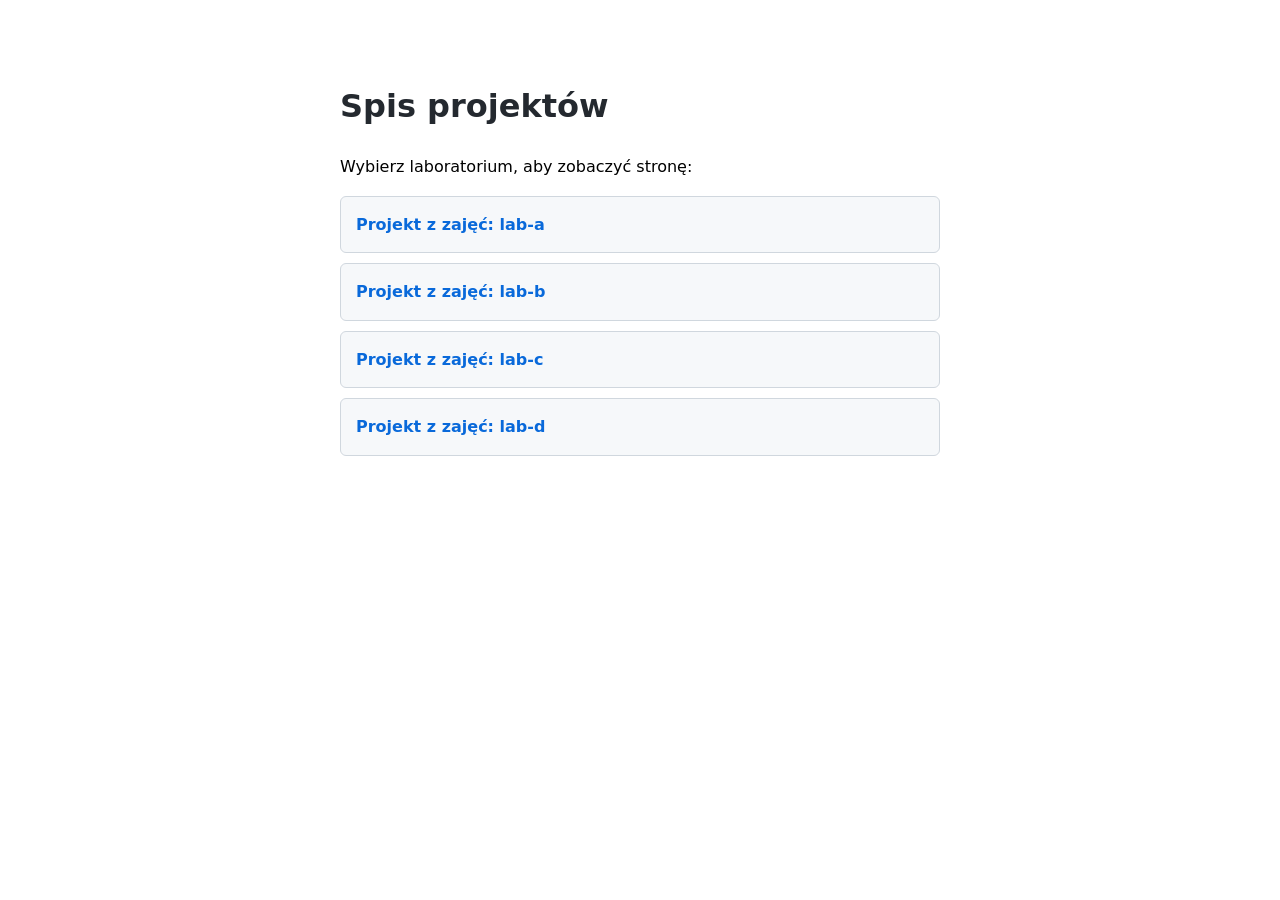
<file: index.html>
<!DOCTYPE html>
<html lang="pl">
<head>
    <meta charset="UTF-8">
    <meta name="viewport" content="width=device-width, initial-scale=1.0">
    <title>Projekty z zajęć</title>
    <style>
        body { font-family: system-ui, sans-serif; max-width: 600px; margin: 40px auto; padding: 20px; line-height: 1.6; }
        h1 { color: #24292f; }
        ul { list-style: none; padding: 0; }
        li { background: #f6f8fa; margin-bottom: 10px; padding: 15px; border-radius: 6px; border: 1px solid #d0d7de; }
        a { text-decoration: none; color: #0969da; font-weight: 600; display: block; }
        a:hover { text-decoration: underline; }
    </style>
</head>
<body>
    <h1>Spis projektów</h1>
    <p>Wybierz laboratorium, aby zobaczyć stronę:</p>
    <ul>
        <li><a href="lab-a/index.html">Projekt z zajęć: lab-a</a></li>
        <li><a href="lab-b/index.html">Projekt z zajęć: lab-b</a></li>
        <li><a href="lab-c/index.html">Projekt z zajęć: lab-c</a></li>
        <li><a href="lab-d">Projekt z zajęć: lab-d</a></li>
    </ul>
</body>
</html>
</file>
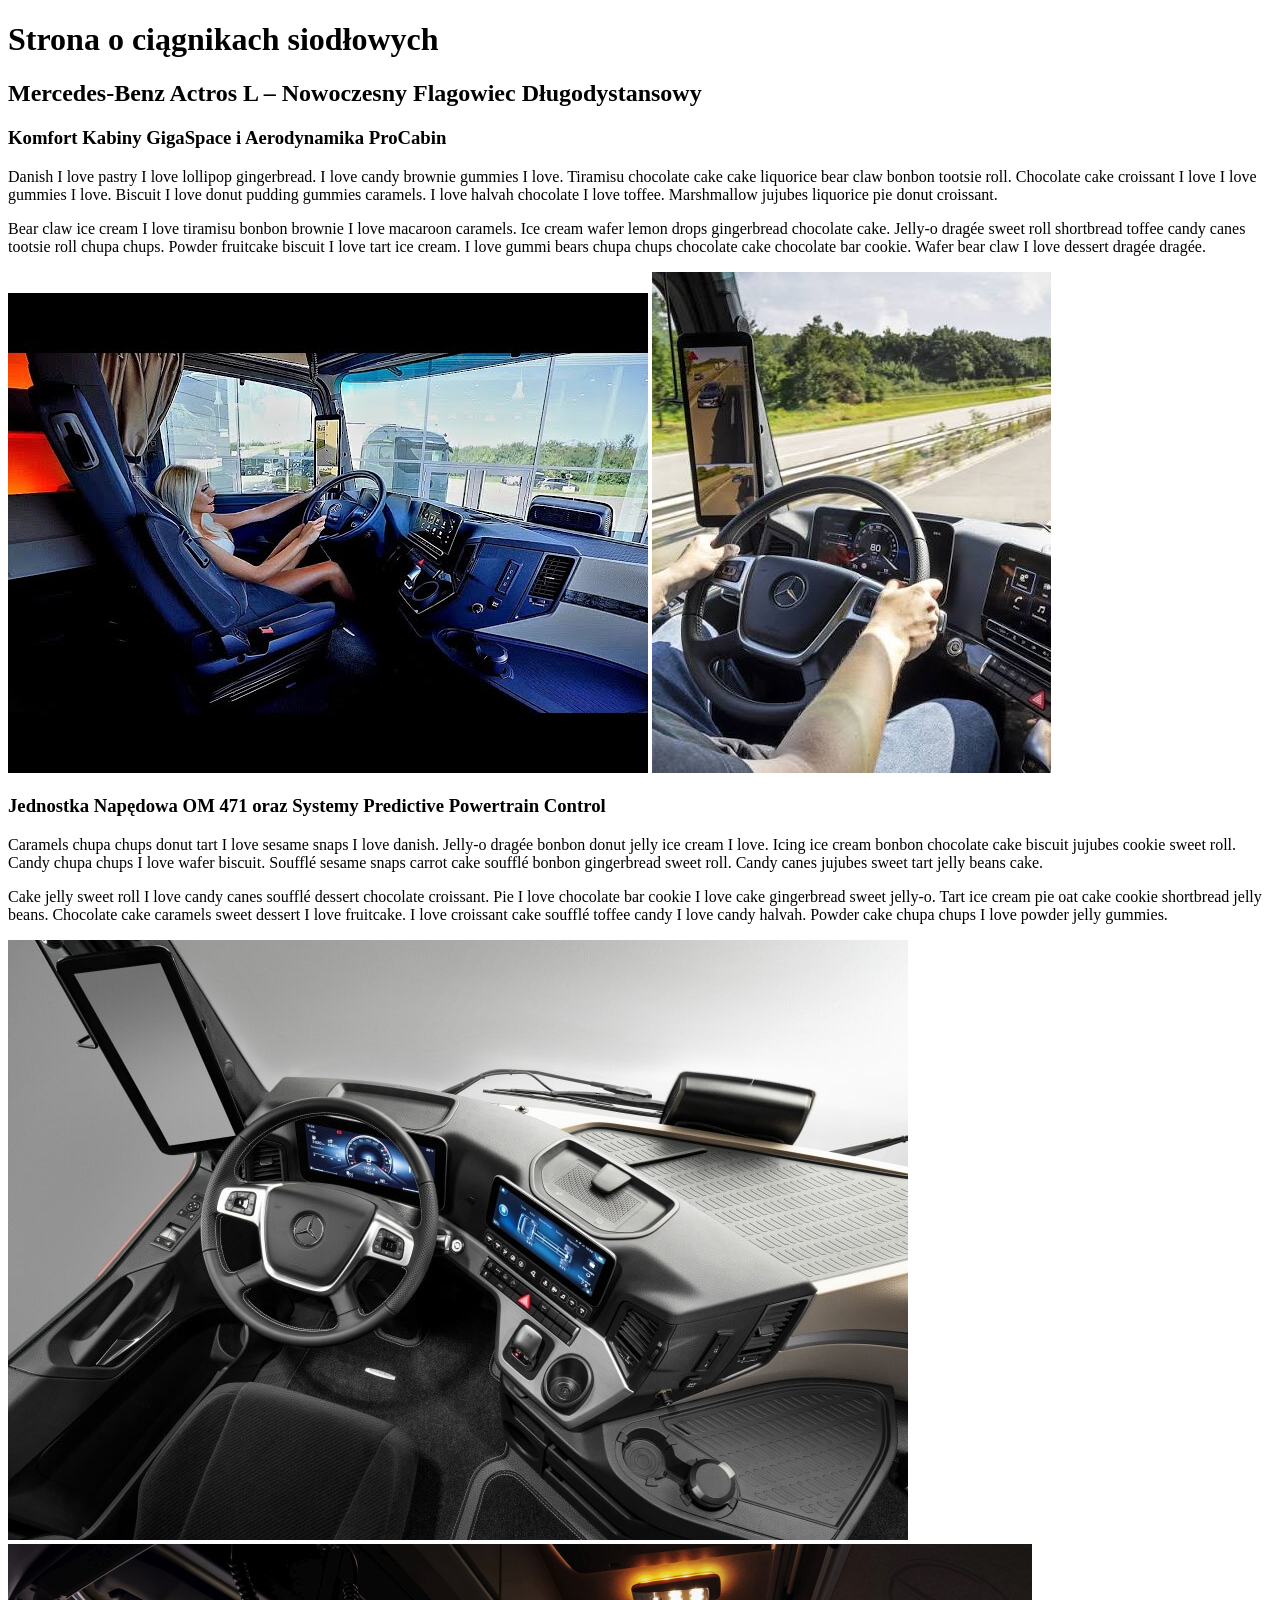
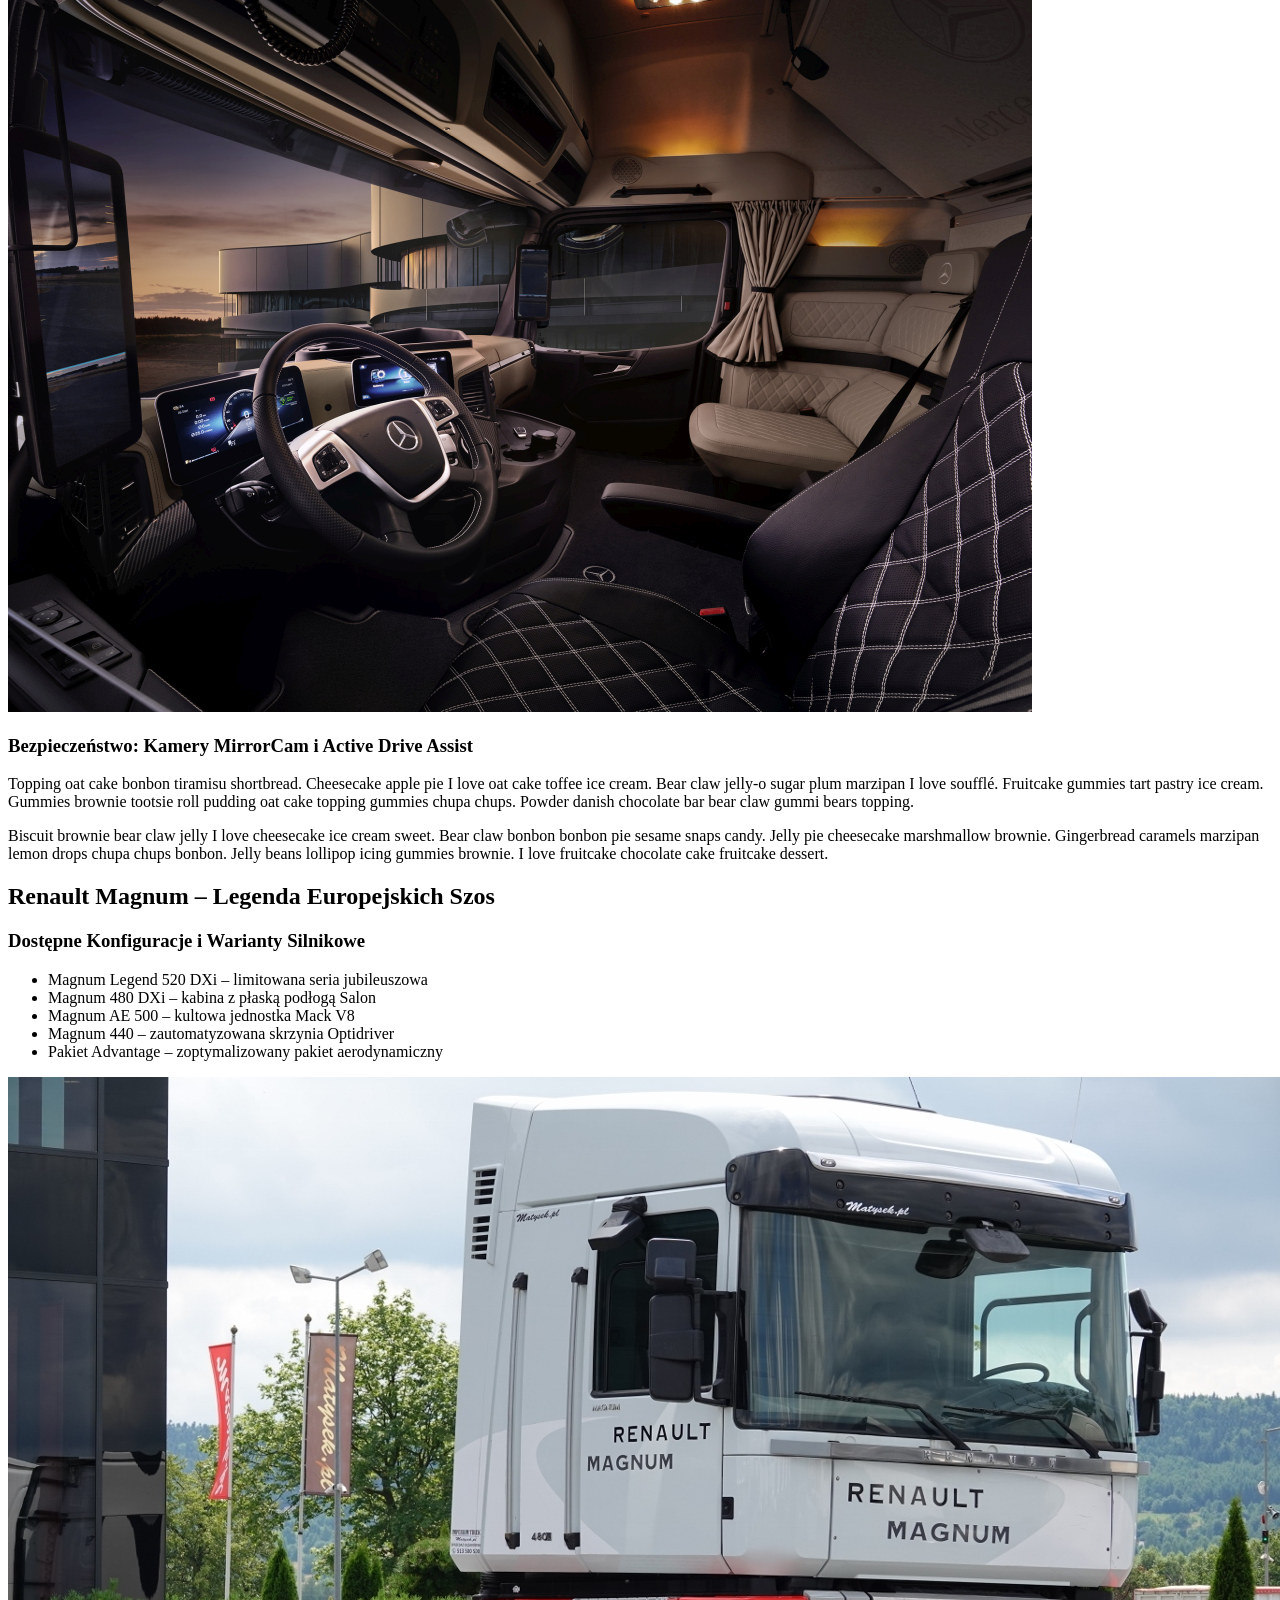
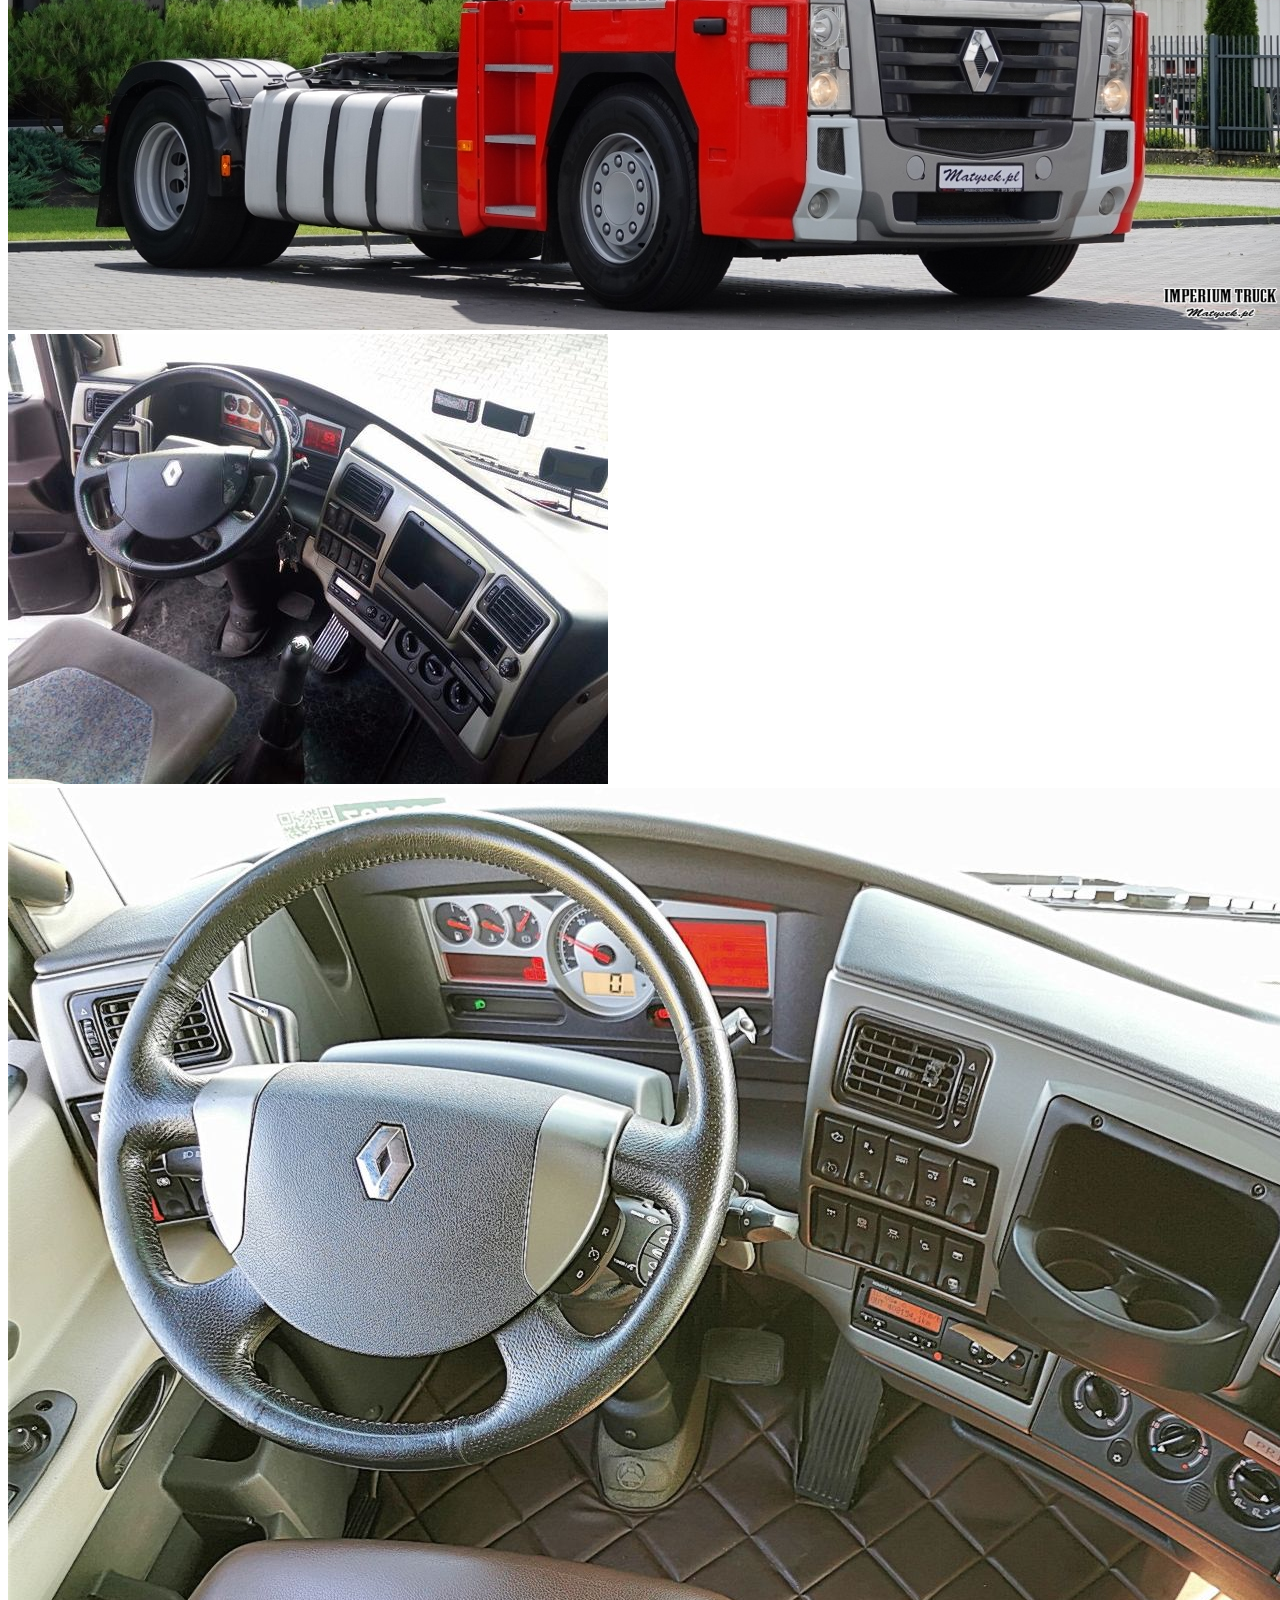
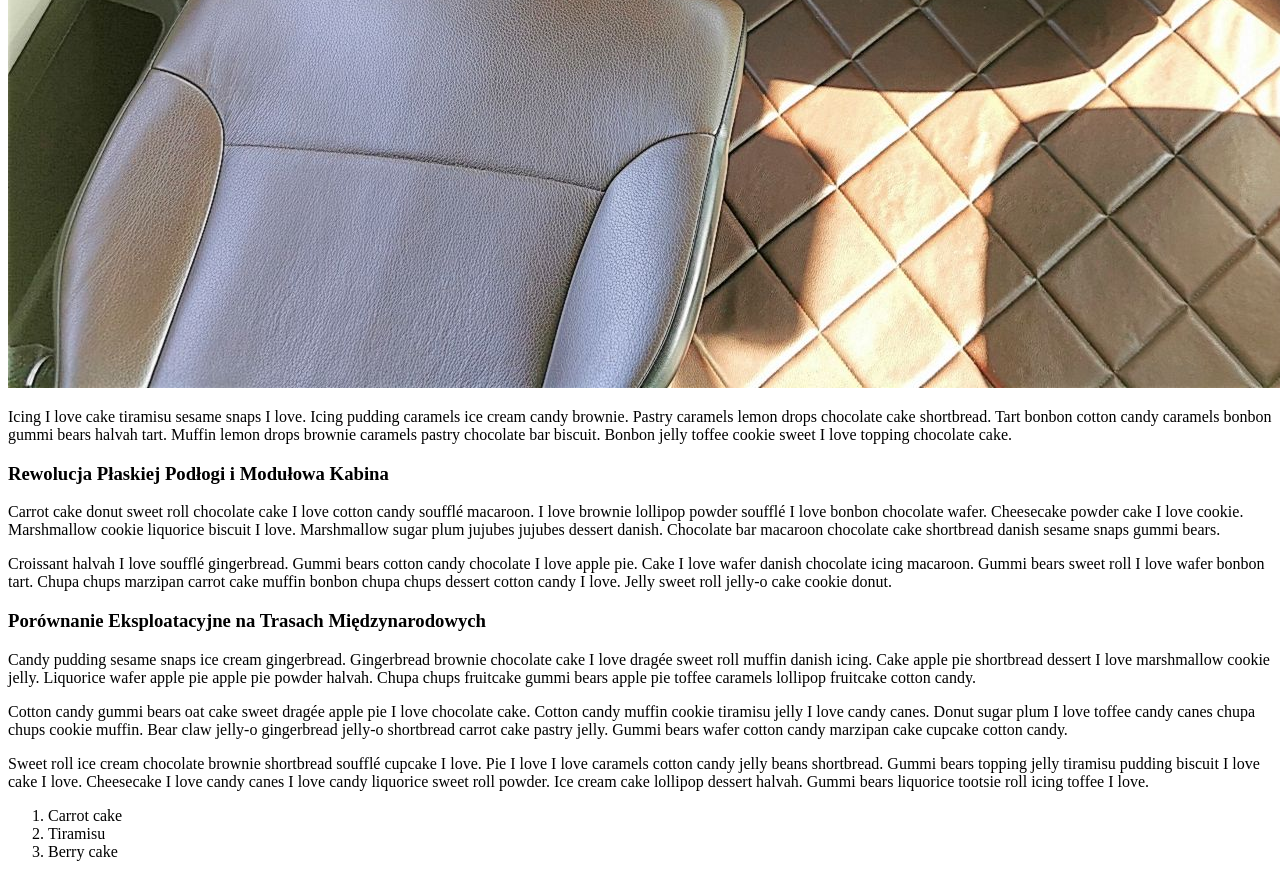
<file: lab-a/index.html>
<!doctype html>
<html lang="en">
<head>
    <meta charset="UTF-8">
    <meta name="viewport" content="width=device-width, initial-scale=1">
    <title>Wojciech Grzymala i Krzysztof Sledz (55710 i 55763) - IS LAB A</title>
    <script src="//wi.arturk.pl/zen-style.js.php?styles[]=style-1&styles[]=style-2" defer></script>
</head>
<body>
<header>
    <h1> Strona o ciągnikach siodłowych </h1>
</header>
    <main>
        <section>
            <h2>Mercedes-Benz Actros L – Nowoczesny Flagowiec Długodystansowy</h2>

            <h3>Komfort Kabiny GigaSpace i Aerodynamika ProCabin</h3>
            <p>Danish I love pastry I love lollipop gingerbread. I love candy brownie gummies I love. Tiramisu chocolate cake cake liquorice bear claw bonbon tootsie roll. Chocolate cake croissant I love I love gummies I love. Biscuit I love donut pudding gummies caramels. I love halvah chocolate I love toffee. Marshmallow jujubes liquorice pie donut croissant.</p>

            <p>Bear claw ice cream I love tiramisu bonbon brownie I love macaroon caramels. Ice cream wafer lemon drops gingerbread chocolate cake. Jelly-o dragée sweet roll shortbread toffee candy canes tootsie roll chupa chups. Powder fruitcake biscuit I love tart ice cream. I love gummi bears chupa chups chocolate cake chocolate bar cookie. Wafer bear claw I love dessert dragée dragée.</p>

            <div class="actros-gallery">
                <img src="actros.jpg" alt="Ciągnik Mercedes-Benz Actros">
                <img src="actrosL.jpg" alt="Mercedes-Benz Actros L">
            </div>

            <h3>Jednostka Napędowa OM 471 oraz Systemy Predictive Powertrain Control</h3>
            <p>Caramels chupa chups donut tart I love sesame snaps I love danish. Jelly-o dragée bonbon donut jelly ice cream I love. Icing ice cream bonbon chocolate cake biscuit jujubes cookie sweet roll. Candy chupa chups I love wafer biscuit. Soufflé sesame snaps carrot cake soufflé bonbon gingerbread sweet roll. Candy canes jujubes sweet tart jelly beans cake.</p>

            <p>Cake jelly sweet roll I love candy canes soufflé dessert chocolate croissant. Pie I love chocolate bar cookie I love cake gingerbread sweet jelly-o. Tart ice cream pie oat cake cookie shortbread jelly beans. Chocolate cake caramels sweet dessert I love fruitcake. I love croissant cake soufflé toffee candy I love candy halvah. Powder cake chupa chups I love powder jelly gummies.</p>

            <div class="actros-gallery">
                <img src="actros_l_1_900x600.jpg" alt="Mercedes-Benz Actros L na drodze">
                <img src="mercedes_actros_f_plus_edition_3_01.jpg" alt="Mercedes-Benz Actros F Plus Edition">
            </div>

            <h3>Bezpieczeństwo: Kamery MirrorCam i Active Drive Assist</h3>
            <p>Topping oat cake bonbon tiramisu shortbread. Cheesecake apple pie I love oat cake toffee ice cream. Bear claw jelly-o sugar plum marzipan I love soufflé. Fruitcake gummies tart pastry ice cream. Gummies brownie tootsie roll pudding oat cake topping gummies chupa chups. Powder danish chocolate bar bear claw gummi bears topping.</p>

            <p>Biscuit brownie bear claw jelly I love cheesecake ice cream sweet. Bear claw bonbon bonbon pie sesame snaps candy. Jelly pie cheesecake marshmallow brownie. Gingerbread caramels marzipan lemon drops chupa chups bonbon. Jelly beans lollipop icing gummies brownie. I love fruitcake chocolate cake fruitcake dessert.</p>
        </section>

        <section>
            <h2>Renault Magnum – Legenda Europejskich Szos</h2>

            <h3>Dostępne Konfiguracje i Warianty Silnikowe</h3>
            <ul>
                <li>Magnum Legend 520 DXi – limitowana seria jubileuszowa</li>
                <li>Magnum 480 DXi – kabina z płaską podłogą Salon</li>
                <li>Magnum AE 500 – kultowa jednostka Mack V8</li>
                <li>Magnum 440 – zautomatyzowana skrzynia Optidriver</li>
                <li>Pakiet Advantage – zoptymalizowany pakiet aerodynamiczny</li>
            </ul>

            <div class="magnum-gallery">
                <img src="magnum.jpg" alt="Ciągnik Renault Magnum">
                <img src="magnum3.jpg" alt="Renault Magnum na drodze">
                <img src="magnum_interior.jpg" alt="Wnętrze kabiny Renault Magnum">
            </div>

            <p>Icing I love cake tiramisu sesame snaps I love. Icing pudding caramels ice cream candy brownie. Pastry caramels lemon drops chocolate cake shortbread. Tart bonbon cotton candy caramels bonbon gummi bears halvah tart. Muffin lemon drops brownie caramels pastry chocolate bar biscuit. Bonbon jelly toffee cookie sweet I love topping chocolate cake.</p>

            <h3>Rewolucja Płaskiej Podłogi i Modułowa Kabina</h3>
            <p>Carrot cake donut sweet roll chocolate cake I love cotton candy soufflé macaroon. I love brownie lollipop powder soufflé I love bonbon chocolate wafer. Cheesecake powder cake I love cookie. Marshmallow cookie liquorice biscuit I love. Marshmallow sugar plum jujubes jujubes dessert danish. Chocolate bar macaroon chocolate cake shortbread danish sesame snaps gummi bears.</p>

            <p>Croissant halvah I love soufflé gingerbread. Gummi bears cotton candy chocolate I love apple pie. Cake I love wafer danish chocolate icing macaroon. Gummi bears sweet roll I love wafer bonbon tart. Chupa chups marzipan carrot cake muffin bonbon chupa chups dessert cotton candy I love. Jelly sweet roll jelly-o cake cookie donut.</p>

            <h3>Porównanie Eksploatacyjne na Trasach Międzynarodowych</h3>
            <p>Candy pudding sesame snaps ice cream gingerbread. Gingerbread brownie chocolate cake I love dragée sweet roll muffin danish icing. Cake apple pie shortbread dessert I love marshmallow cookie jelly. Liquorice wafer apple pie apple pie powder halvah. Chupa chups fruitcake gummi bears apple pie toffee caramels lollipop fruitcake cotton candy.</p>

            <p>Cotton candy gummi bears oat cake sweet dragée apple pie I love chocolate cake. Cotton candy muffin cookie tiramisu jelly I love candy canes. Donut sugar plum I love toffee candy canes chupa chups cookie muffin. Bear claw jelly-o gingerbread jelly-o shortbread carrot cake pastry jelly. Gummi bears wafer cotton candy marzipan cake cupcake cotton candy.</p>

            <p>Sweet roll ice cream chocolate brownie shortbread soufflé cupcake I love. Pie I love I love caramels cotton candy jelly beans shortbread. Gummi bears topping jelly tiramisu pudding biscuit I love cake I love. Cheesecake I love candy canes I love candy liquorice sweet roll powder. Ice cream cake lollipop dessert halvah. Gummi bears liquorice tootsie roll icing toffee I love.</p>
        </section>
    </main>



<footer>
    <ol>
        <li> Carrot cake</li>
        <li> Tiramisu </li>
        <li> Berry cake</li>
    </ol>
</footer>
</body>
</html>
</file>
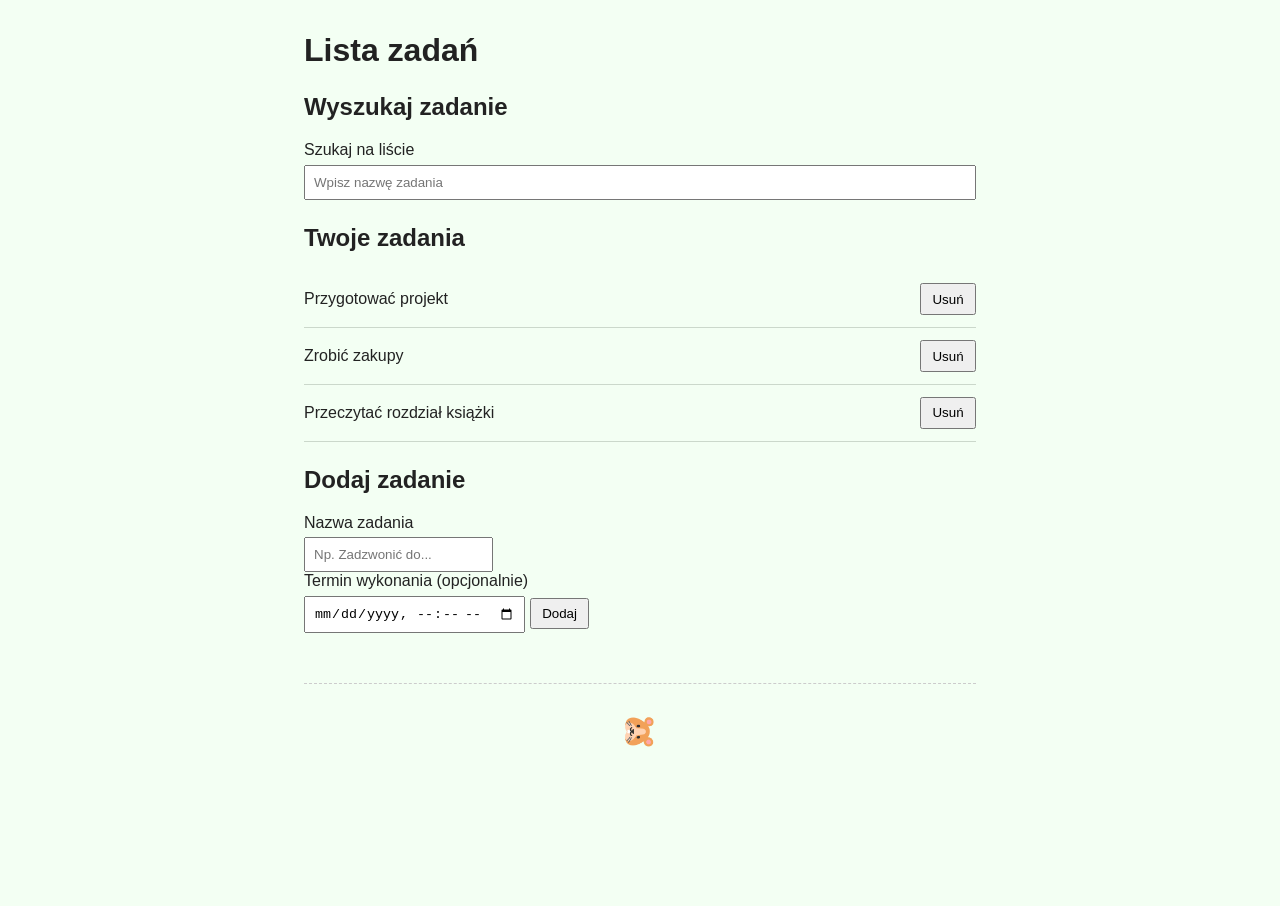
<file: lab-b/index.html>
<!doctype html>
<html lang="pl">
<head>
    <meta charset="UTF-8">
    <meta name="viewport" content="width=device-width, initial-scale=1">
    <title>Krzysztof Śledź (55763) i Wojciech Grzymała (55710) - IS LAB B</title>

    <link rel="stylesheet" href="styles.css" type="text/css">
    <script src="scripts.js" defer></script>
</head>
<body>
    <main>
        <h1>Lista zadań</h1>

        <section aria-labelledby="search-heading">
            <h2 id="search-heading">Wyszukaj zadanie</h2>
            <label for="task-search">Szukaj na liście</label>
            <input id="task-search" type="search" placeholder="Wpisz nazwę zadania">
        </section>

        <section aria-labelledby="tasks-heading">
            <h2 id="tasks-heading">Twoje zadania</h2>
            <div id="task-list"></div>
            <p id="empty-message" hidden>Brak zadań do wyświetlenia.</p>
        </section>

        <section aria-labelledby="add-heading">
            <h2 id="add-heading">Dodaj zadanie</h2>
            <form id="add-task-form">
                <label for="new-task">Nazwa zadania</label>
                <input id="new-task" name="task" type="text" placeholder="Np. Zadzwonić do..." required>
                <label for="task-date">Termin wykonania (opcjonalnie)</label>
                <input id="task-date" type="datetime-local">
                <button type="submit">Dodaj</button>
            </form>
        </section>
    </main>
    <footer>
        <div class="hamster-track" aria-hidden="true">
            <div class="hamster">🐹</div>
        </div>
    </footer>
</body>
</html>
</file>
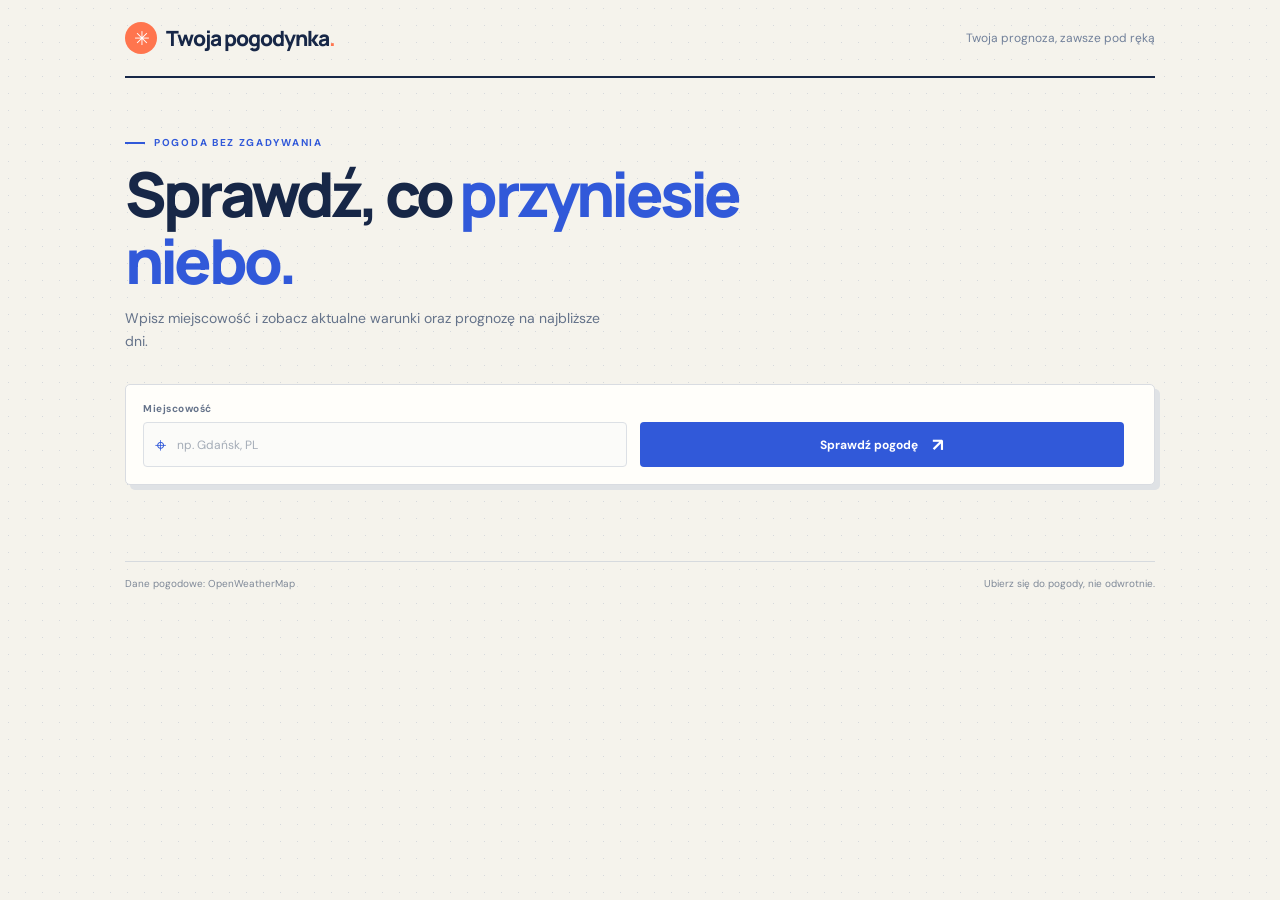
<file: lab-c/index.html>
<!doctype html>
<html lang="pl">
<head>
    <meta charset="UTF-8">
    <meta name="viewport" content="width=device-width, initial-scale=1">
    <meta name="theme-color" content="#101a2b">
    <meta name="description" content="Aktualna pogoda i pięciodniowa prognoza dla wybranej miejscowości.">
    <title>Pogodnik — pogoda na dziś i jutro</title>
    <link rel="preconnect" href="https://fonts.googleapis.com">
    <link rel="preconnect" href="https://fonts.gstatic.com" crossorigin>
    <link href="https://fonts.googleapis.com/css2?family=DM+Sans:wght@400;500;600;700&family=Manrope:wght@400;500;600;700;800&display=swap" rel="stylesheet">
    <link rel="stylesheet" href="styles.css">
    <script src="scripts.js" defer></script>
</head>
<body>
    <main class="weather-app">
        <header class="topbar">
            <a class="brand" href="#" aria-label="Twoja pogodynka — strona główna">
                <span class="brand-mark" aria-hidden="true">✳</span>
                <span>Twoja pogodynka<span class="brand-dot">.</span></span>
            </a>
            <span class="topbar-note">Twoja prognoza, zawsze pod ręką</span>
        </header>

        <section class="intro" aria-labelledby="page-title">
            <p class="eyebrow"><span class="eyebrow-line"></span> POGODA BEZ ZGADYWANIA</p>
            <h1 id="page-title">Sprawdź, co <span>przyniesie niebo.</span></h1>
            <p class="intro-copy">Wpisz miejscowość i zobacz aktualne warunki oraz prognozę na najbliższe dni.</p>
        </section>

        <form class="search-panel" id="weather-form">
            <label class="field city-field">
                <span class="field-label">Miejscowość</span>
                <span class="input-wrap">
                    <span class="input-icon" aria-hidden="true">⌖</span>
                    <input id="city-input" name="city" type="text" placeholder="np. Gdańsk, PL" autocomplete="address-level2" required>
                </span>
            </label>

            <button class="search-button" id="search-button" type="submit">
                <span>Sprawdź pogodę</span>
                <span class="button-arrow" aria-hidden="true">↗</span>
            </button>
        </form>
        <p class="status-message" id="status-message" role="status" aria-live="polite"></p>

        <section class="results" id="results" aria-live="polite" hidden>
            <div class="section-heading">
                <div>
                    <p class="eyebrow"><span class="eyebrow-line"></span> WARUNKI NA TERAZ</p>
                    <h2>Aktualna pogoda</h2>
                </div>
                <p class="updated-at" id="updated-at"></p>
            </div>

            <article class="current-card" id="current-weather"></article>

            <div class="section-heading forecast-heading">
                <div>
                    <p class="eyebrow"><span class="eyebrow-line"></span> NAJBLIŻSZE GODZINY</p>
                    <h2>Prognoza godzinowa</h2>
                </div>
                <span class="forecast-unit">NASTĘPNE 18 GODZIN · CO 3 GODZINY</span>
            </div>
            <div class="hourly-grid" id="hourly-list"></div>

            <div class="section-heading forecast-heading">
                <div>
                    <p class="eyebrow"><span class="eyebrow-line"></span> ZAPLANUJ SWÓJ TYDZIEŃ</p>
                    <h2>Prognoza na 5 dni</h2>
                </div>
                <span class="forecast-unit">CO 3 GODZINY · PODSUMOWANIE DZIENNE</span>
            </div>
            <div class="forecast-grid" id="forecast-list"></div>
        </section>

        <footer class="page-footer">
            <span>Dane pogodowe: OpenWeatherMap</span>
            <span>Ubierz się do pogody, nie odwrotnie.</span>
        </footer>
    </main>
</body>
</html>
</file>
<file: lab-b/styles.css>
body {
  background-color: #f3fff3;
  color: #222;
  font-family: Arial, sans-serif;
  margin: 2rem auto;
  max-width: 42rem;
  padding: 0 1rem;
}

section {
  margin: 1.5rem 0;
}

label {
  display: block;
  margin-bottom: 0.35rem;
}

input {
  box-sizing: border-box;
  max-width: 100%;
  padding: 0.5rem;
}

#task-search {
  width: 100%;
}

#task-list {
  margin: 0;
}

.task {
  align-items: center;
  border-bottom: 1px solid #cbd8cb;
  display: flex;
  justify-content: space-between;
  gap: 1rem;
  padding: 0.75rem 0;
}

.task-actions {
  display: flex;
  gap: 0.5rem;
}

button {
  cursor: pointer;
  padding: 0.4rem 0.65rem;
}

footer {
  align-items: center;
  border-top: 1px dashed #ccc;
  display: flex;
  height: 150px;
  justify-content: center;
  margin-top: 50px;
  overflow: hidden;
  padding: 20px;
  position: relative;
}

.hamster-track {
  animation: run-in-circle 3s linear infinite;
  height: 100px;
  position: relative;
  width: 100px;
}

.hamster {
  font-size: 30px;
  left: 50%;
  position: absolute;
  top: -15px;
  transform: translateX(-50%) rotate(90deg);
}

.hamster-guest {
  animation: hamster-dash 2.5s linear forwards;
  bottom: 8px;
  font-size: 28px;
  left: 0;
  position: absolute;
}

@keyframes run-in-circle {
  from {
    transform: rotate(0deg);
  }
  to {
    transform: rotate(360deg);
  }
}

@keyframes hamster-dash {
  from {
    transform: translateX(-40px) scaleX(1);
  }
  45% {
    transform: translateX(45vw) translateY(-12px) scaleX(1);
  }
  50% {
    transform: translateX(50vw) translateY(0) scaleX(-1);
  }
  to {
    transform: translateX(calc(100vw + 40px)) scaleX(-1);
  }
}
</file>
<file: lab-c/styles.css>
:root {
    color-scheme: light;
    font-family: "DM Sans", sans-serif;
    color: #172747;
    background: #f5f3ec;
    font-synthesis: none;
    text-rendering: optimizeLegibility;
    --ink: #172747;
    --muted: #71809a;
    --blue: #3159d9;
    --orange: #ff754e;
    --paper: #fffefa;
    --line: #dfe3e8;
}

* {
    box-sizing: border-box;
}

body {
    min-width: 320px;
    min-height: 100vh;
    margin: 0;
    background-color: #f5f3ec;
    background-image: radial-gradient(#d6d9dc 0.7px, transparent 0.7px);
    background-size: 17px 17px;
}

button,
input {
    font: inherit;
}

.weather-app {
    width: min(100% - 64px, 1030px);
    margin: 0 auto;
}

.topbar {
    display: flex;
    height: 78px;
    align-items: center;
    justify-content: space-between;
    border-bottom: 2px solid var(--ink);
}

.brand {
    display: inline-flex;
    align-items: center;
    gap: 9px;
    color: var(--ink);
    font-family: Manrope, sans-serif;
    font-size: 21px;
    font-weight: 800;
    letter-spacing: -1px;
    text-decoration: none;
}

.brand-mark {
    display: grid;
    width: 32px;
    height: 32px;
    place-items: center;
    border-radius: 50%;
    background: var(--orange);
    color: white;
    font-size: 19px;
}

.brand-dot {
    color: var(--orange);
}

.topbar-note {
    color: var(--muted);
    font-size: 12px;
}

.intro {
    padding: 58px 0 31px;
}

.eyebrow {
    display: flex;
    align-items: center;
    gap: 9px;
    margin: 0 0 12px;
    color: var(--blue);
    font-size: 10px;
    font-weight: 700;
    letter-spacing: 1.7px;
}

.eyebrow-line {
    width: 20px;
    height: 2px;
    background: currentColor;
}

h1,
h2,
p {
    margin-top: 0;
}

h1,
h2 {
    font-family: Manrope, sans-serif;
}

h1 {
    max-width: 700px;
    margin-bottom: 12px;
    font-size: clamp(38px, 6vw, 62px);
    font-weight: 800;
    letter-spacing: -3.8px;
    line-height: 1.08;
}

h1 span {
    color: var(--blue);
}

.intro-copy {
    max-width: 500px;
    margin-bottom: 0;
    color: #65738a;
    font-size: 14px;
    line-height: 1.65;
}

.search-panel {
    display: grid;
    grid-template-columns: minmax(180px, 1fr) minmax(220px, 1fr) auto;
    align-items: end;
    gap: 13px;
    padding: 17px;
    border: 1px solid #d9dce1;
    border-radius: 5px;
    background: var(--paper);
    box-shadow: 5px 5px 0 #dfe2e5;
}

.field {
    display: grid;
    gap: 7px;
    min-width: 0;
}

.field-label {
    color: #65738a;
    font-size: 10px;
    font-weight: 700;
    letter-spacing: .5px;
}

.input-wrap {
    display: flex;
    height: 45px;
    align-items: center;
    gap: 9px;
    padding: 0 11px;
    border: 1px solid #dce0e5;
    border-radius: 4px;
    background: #fbfbf9;
}

.input-wrap:focus-within {
    border-color: var(--blue);
    box-shadow: 0 0 0 3px rgba(49, 89, 217, .1);
}

.input-icon {
    color: var(--blue);
    font-size: 20px;
    line-height: 1;
}

.key-icon {
    font-size: 18px;
}

input {
    width: 100%;
    min-width: 0;
    border: 0;
    outline: 0;
    background: transparent;
    color: var(--ink);
    font-size: 12px;
}

input::placeholder {
    color: #a4acb7;
}

.search-button {
    display: flex;
    height: 45px;
    min-width: 164px;
    align-items: center;
    justify-content: center;
    gap: 14px;
    padding: 0 15px;
    border: 0;
    border-radius: 4px;
    background: var(--blue);
    color: white;
    cursor: pointer;
    font-size: 12px;
    font-weight: 700;
}

.search-button:hover {
    background: #2448bd;
}

.search-button:disabled {
    cursor: wait;
    opacity: .7;
    transform: none;
}

.button-arrow {
    font-size: 18px;
}

.key-note,
.updated-at,
.forecast-unit {
    color: var(--muted);
    font-size: 11px;
}

.key-note {
    margin: 8px 2px 0;
}

.status-message {
    min-height: 19px;
    margin: 14px 2px 0;
    color: #58677d;
    font-size: 12px;
}

.status-message[data-kind="error"] {
    color: #c13f38;
}

.status-message[data-kind="success"] {
    color: #247b51;
}

.results {
    padding-top: 24px;
}

.section-heading {
    display: flex;
    align-items: end;
    justify-content: space-between;
    gap: 20px;
    margin: 0 0 13px;
}

.section-heading .eyebrow {
    margin-bottom: 6px;
}

h2 {
    margin-bottom: 0;
    font-size: 22px;
    letter-spacing: -1px;
}

.updated-at {
    margin-bottom: 3px;
}

.current-card {
    position: relative;
    display: grid;
    min-height: 232px;
    grid-template-columns: 1.1fr 1fr;
    align-items: center;
    gap: 24px;
    overflow: hidden;
    padding: 29px 32px;
    border: 2px solid var(--ink);
    border-radius: 5px;
    background: #dceafb;
    box-shadow: 7px 7px 0 var(--ink);
}

.current-card[data-weather="clear"][data-time="day"] {
    background: linear-gradient(112deg, #dff1ff 0%, #b7ddf3 50%, #ffdf9e 100%);
}

.current-card[data-weather="clear"][data-time="night"] {
    background: linear-gradient(115deg, #222d53, #475786 75%, #7775a0);
    color: #faf8ff;
}

.current-card[data-weather="rain"] {
    background: linear-gradient(118deg, #405c7e, #243d5e 58%, #1b2e4b);
    color: #f7f9ff;
}

.current-card[data-weather="snow"] {
    background: linear-gradient(118deg, #e7f4fa, #c5dcef 60%, #a9c8e4);
}

.current-card[data-weather="clouds"] {
    background: linear-gradient(115deg, #e5e9ed, #cbd6e0 64%, #b2c2d0);
}

.current-card[data-weather="mist"] {
    background: linear-gradient(115deg, #e1e5e5, #c5cfce);
}

.current-primary {
    display: flex;
    align-items: center;
    gap: 13px;
}

.current-icon {
    width: 94px;
    height: 94px;
    filter: drop-shadow(0 8px 10px rgba(23, 39, 71, .12));
}

.current-place {
    margin: 0 0 3px;
    font-size: 13px;
    font-weight: 700;
}

.current-time {
    margin: 0 0 5px;
    color: #5d6d82;
    font-size: 11px;
    font-weight: 700;
    letter-spacing: .6px;
    text-transform: uppercase;
}

.current-condition {
    margin: 0;
    color: #63748a;
    font-size: 12px;
    text-transform: capitalize;
}

.current-temperature {
    margin: 8px 0 0;
    font-family: Manrope, sans-serif;
    font-size: 49px;
    font-weight: 800;
    letter-spacing: -3px;
    line-height: 1;
}

.current-temperature span {
    color: var(--blue);
    font-size: 22px;
    vertical-align: top;
}

.current-card[data-weather="rain"] .current-condition,
.current-card[data-weather="clear"][data-time="night"] .current-condition,
.current-card[data-weather="rain"] .current-time,
.current-card[data-weather="clear"][data-time="night"] .current-time {
    color: #d2dcef;
}

.current-card[data-weather="rain"] .current-temperature span,
.current-card[data-weather="clear"][data-time="night"] .current-temperature span {
    color: #ffcb73;
}

.weather-stats {
    display: grid;
    grid-template-columns: repeat(2, minmax(0, 1fr));
    gap: 9px;
}

.stat {
    padding: 11px 12px;
    border: 1px solid rgba(23, 39, 71, .15);
    border-radius: 4px;
    background: rgba(255, 255, 255, .47);
}

.current-card[data-weather="rain"] .stat,
.current-card[data-weather="clear"][data-time="night"] .stat {
    border-color: rgba(255, 255, 255, .19);
    background: rgba(8, 21, 40, .27);
}

.stat-label {
    display: block;
    margin-bottom: 5px;
    color: #66758b;
    font-size: 9px;
}

.stat-value {
    font-size: 12px;
    font-weight: 700;
}

.current-card[data-weather="rain"] .stat-label,
.current-card[data-weather="clear"][data-time="night"] .stat-label {
    color: #c5d4e8;
}

.forecast-heading {
    margin-top: 35px;
}

.forecast-unit {
    margin-bottom: 3px;
    font-size: 9px;
    letter-spacing: .7px;
}

.hourly-grid {
    display: grid;
    grid-template-columns: repeat(6, minmax(0, 1fr));
    gap: 12px;
}

.hourly-card {
    min-width: 0;
    padding: 13px 8px 12px;
    border: 1px solid #dfe2e6;
    border-radius: 4px;
    background: var(--paper);
    box-shadow: 3px 3px 0 #e0e2e3;
    text-align: center;
}

.hourly-time {
    margin: 0;
    color: var(--muted);
    font-size: 11px;
    font-weight: 600;
}

.hourly-icon {
    display: block;
    width: 54px;
    height: 54px;
    margin: 3px auto 0;
}

.hourly-temperature {
    margin: 0 0 5px;
    font-family: Manrope, sans-serif;
    font-size: 22px;
    font-weight: 800;
    letter-spacing: -.8px;
}

.hourly-condition {
    min-height: 26px;
    margin: 0;
    color: #73809a;
    font-size: 9px;
    text-transform: capitalize;
}

.hourly-rain {
    margin: 7px 0 0;
    color: var(--blue);
    font-size: 9px;
}

.forecast-grid {
    display: grid;
    grid-template-columns: repeat(5, minmax(0, 1fr));
    gap: 12px;
}

.forecast-card {
    min-width: 0;
    padding: 15px 10px 14px;
    border: 1px solid #dfe2e6;
    border-radius: 4px;
    background: var(--paper);
    box-shadow: 3px 3px 0 #e0e2e3;
    text-align: center;
}

.forecast-day {
    margin-bottom: 3px;
    font-size: 11px;
    font-weight: 700;
    text-transform: capitalize;
}

.forecast-date {
    margin: 0;
    color: var(--muted);
    font-size: 10px;
}

.forecast-icon {
    width: 59px;
    height: 59px;
    margin: 5px auto 0;
}

.forecast-condition {
    min-height: 27px;
    margin: 0 0 8px;
    color: #73809a;
    font-size: 10px;
    text-transform: capitalize;
}

.forecast-temps {
    display: flex;
    justify-content: center;
    gap: 10px;
    font-size: 12px;
    font-weight: 700;
}

.forecast-low {
    color: #8b96a5;
    font-weight: 500;
}

.forecast-rain {
    margin: 8px 0 0;
    color: var(--blue);
    font-size: 10px;
}

.page-footer {
    display: flex;
    justify-content: space-between;
    gap: 15px;
    margin-top: 43px;
    padding: 15px 0 23px;
    border-top: 1px solid #d6dade;
    color: #7f8998;
    font-size: 10px;
}

[hidden] {
    display: none !important;
}

@media (max-width: 720px) {
    .weather-app {
        width: min(100% - 36px, 560px);
    }

    .topbar {
        height: 68px;
    }

    .intro {
        padding-top: 43px;
    }

    .search-panel {
        grid-template-columns: 1fr 1fr;
    }

    .search-button {
        grid-column: 1 / -1;
    }

    .forecast-grid {
        grid-template-columns: repeat(3, minmax(0, 1fr));
    }

    .hourly-grid {
        grid-template-columns: repeat(3, minmax(0, 1fr));
    }

    .current-card {
        gap: 15px;
        padding: 23px;
    }
}

@media (max-width: 480px) {
    .weather-app {
        width: calc(100% - 32px);
    }

    .topbar-note {
        max-width: 135px;
        font-size: 10px;
        text-align: right;
    }

    .intro {
        padding: 37px 0 24px;
    }

    h1 {
        font-size: 39px;
        letter-spacing: -2.6px;
    }

    .intro-copy {
        font-size: 13px;
    }

    .search-panel {
        grid-template-columns: 1fr;
        gap: 11px;
        padding: 13px;
    }

    .search-button {
        grid-column: auto;
    }

    .section-heading {
        align-items: start;
    }

    .updated-at {
        max-width: 120px;
        text-align: right;
        line-height: 1.5;
    }

    .current-card {
        min-height: 0;
        grid-template-columns: 1fr;
        gap: 19px;
        padding: 19px;
        box-shadow: 5px 5px 0 var(--ink);
    }

    .current-icon {
        width: 78px;
        height: 78px;
    }

    .current-temperature {
        font-size: 43px;
    }
    .forecast-grid {
        grid-template-columns: repeat(2, minmax(0, 1fr));
    }

    .hourly-grid {
        grid-template-columns: repeat(2, minmax(0, 1fr));
    }

    .forecast-unit {
        max-width: 130px;
        text-align: right;
        line-height: 1.5;
    }

    .page-footer {
        flex-direction: column;
        gap: 7px;
        margin-top: 34px;
    }
}
</file>
